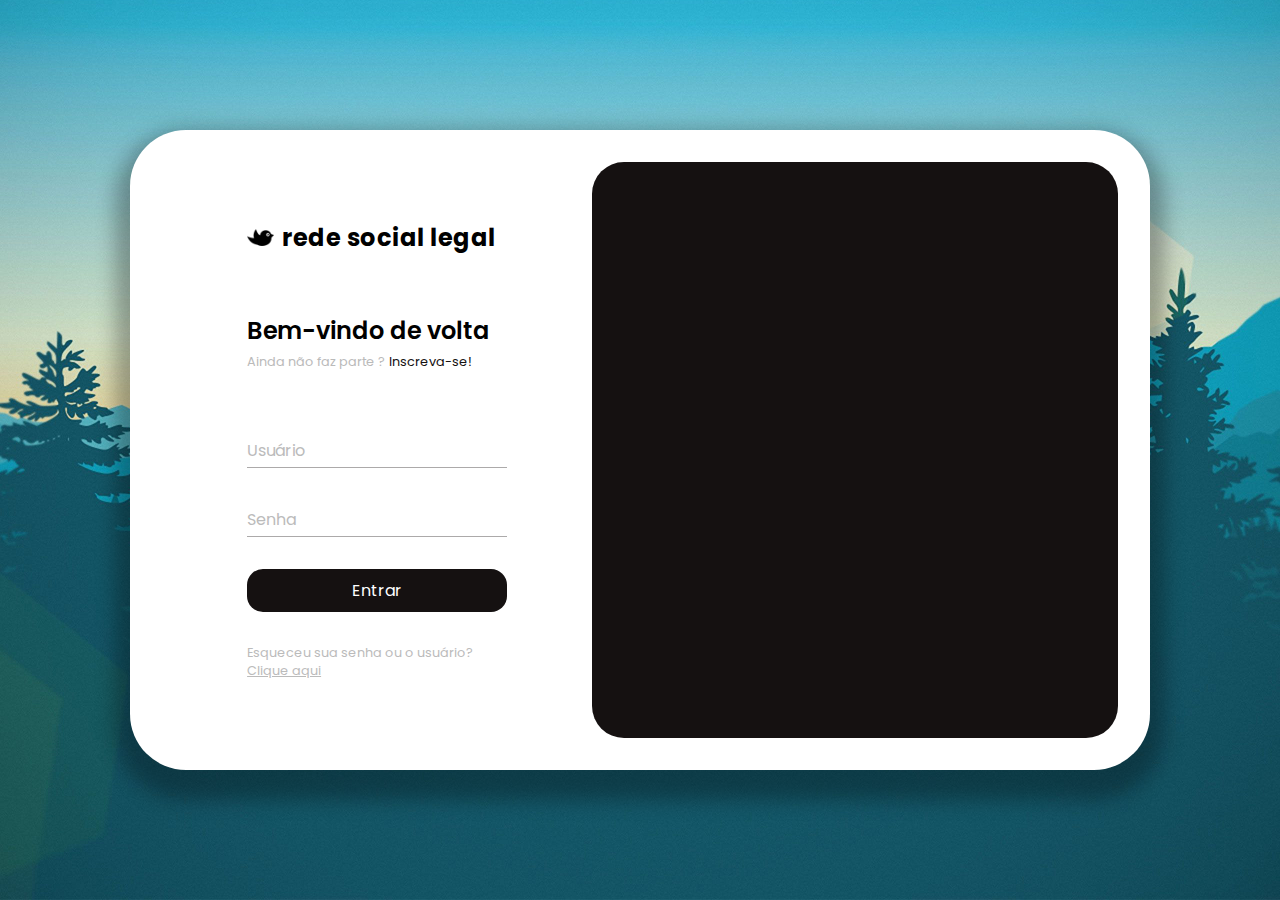
<file: index.html>
<!DOCTYPE html>
<html lang="pt-br">
<head>
    <meta charset="UTF-8">
    <meta http-equiv="X-UA-Compatible" content="IE=edge">
    <meta name="viewport" content="width=device-width, initial-scale=1.0">
    <title>Inicio rede social</title>
    <link href="assets/css/style.css" rel="stylesheet">
</head>
<body>
    <main class="">
        <div class="box">
            <div class="inner-box">
                <div class="forms-wrap"> 
                    <!-- Login-->
                    <form action="index.html" autocomplete="off" class="sign-in-form">
                        <div class="logo">
                            <img src="./assets/images/logo.png" alt="rede social legal">
                            <h4>rede social legal</h4>
                        </div>

                        <div class="heading">
                            <h2> Bem-vindo de volta</h2>
                            <h6> Ainda não faz parte ?</h6>
                            <a href="#" class="toggle"> Inscreva-se! </a>
                        </div>

                        <div class="actual-form">
                            <div class="input-wrap">
                                <input type="text" minlength="4" class="input-field" autocomplete="off" required>                                    
                                <label for="name"> Usuário </label>
                            </div>

                            <div class="input-wrap">
                                <input type="password" minlength="4" class="input-field" autocomplete="off" required>
                                <label> Senha </label>  
                            </div>
                                
                            <input type="submit" value="Entrar" class="sign-btn">

                            <p class="text">
                                Esqueceu sua senha ou o usuário?
                                <a href="#"> Clique aqui </a>
                            </p>
                        </div>   
                    </form>
                    <!-- Registro -->
                    <form action="index.html" autocomplete="off" class="sign-up-form">
                        <div class="logo">
                            <img src="/assets/images/logo.png" alt="rede social legal">
                            <h4>rede social legal</h4>
                        </div>

                        <div class="heading">
                            <h2> Cadastre-se</h2>
                            <h6> Já possui uma conta ?</h6>
                            <a href="#" class="toggle">Entrar</a>
                        </div>

                        <div class="actual-form">
                            <div class="input-wrap">
                                <input type="text" minlength="4" class="input-field" autocomplete="off" required>                                    
                                <label for="name"> Usuário </label>
                            </div>

                            <div class="input-wrap">
                                <input type="email" class="input-field" autocomplete="off" required>   
                                <label> Email </label>
                            </div>

                            <div class="input-wrap">
                                <input type="password" minlength="4" class="input-field" autocomplete="off" required>
                                <label> Senha </label>  
                            </div>
                                
                            <input type="submit" value="Cadastre-se" class="sign-btn">

                            <p class="text">
                                Ao clicar em Cadastre-se, você concorda com nossos <a href=#>Termos</a>,
                                <a href=#>Política de Privacidade</a> e <a href=#>Política de Cookies.</a>
                            </p>
                        </div>   
                    </form>

                </div>

                <div class="carousel"></div>
            </div>
        </div>
    </main>
    <script src="assets/js/script.js"></script>
</body>
</html>
</file>
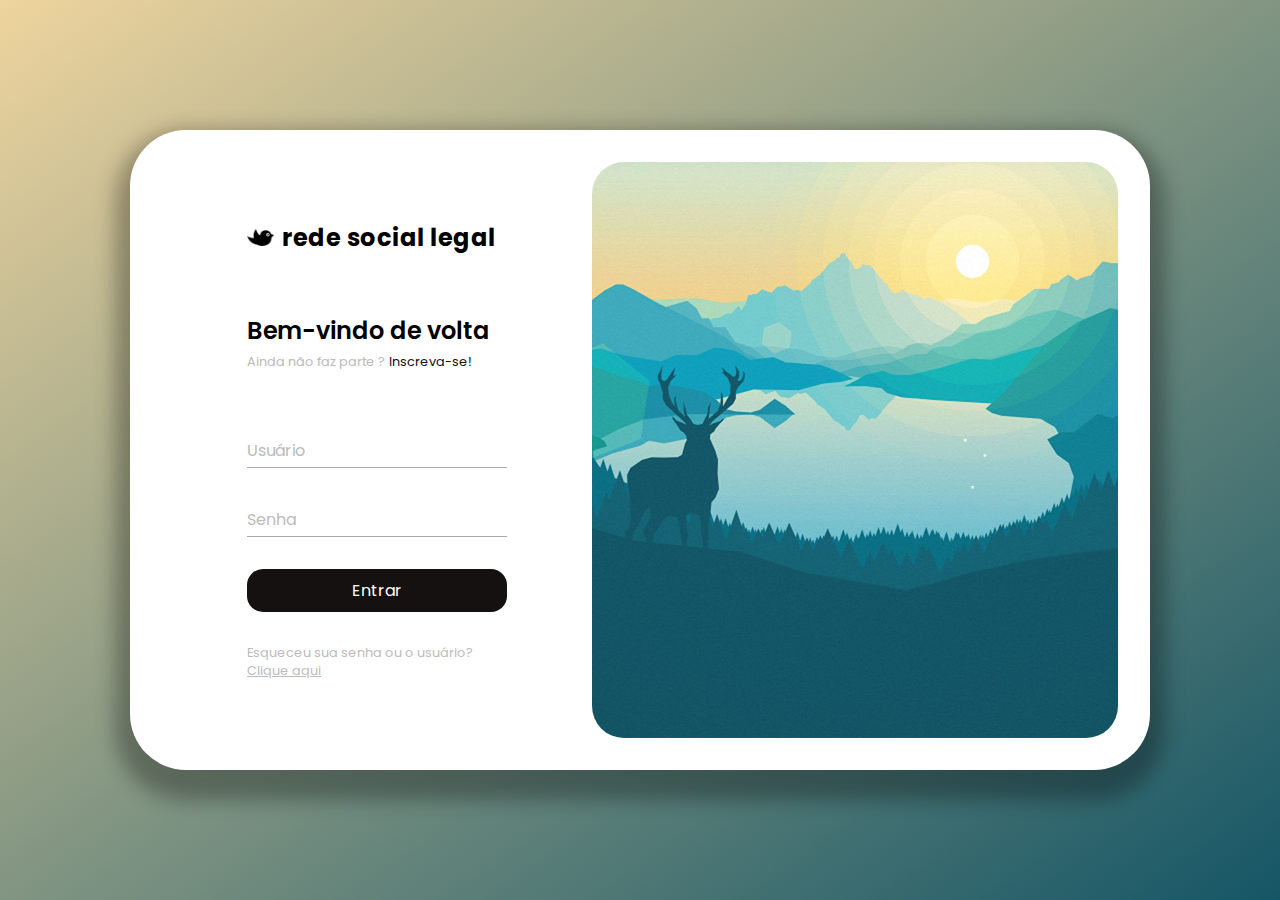
<file: login.html>
<!DOCTYPE html>
<html lang="pt-br">
<head>
    <meta charset="UTF-8">
    <meta http-equiv="X-UA-Compatible" content="IE=edge">
    <meta name="viewport" content="width=device-width, initial-scale=1.0">
    <title>Inicio rede social</title>
    <link href="assets/css/login.css" rel="stylesheet">
</head>
<body>
    <main class="">
        <div class="box">
            <div class="inner-box">
                <div class="forms-wrap"> 
                    <!-- Login-->
                    <form action="login.html" autocomplete="off" class="sign-in-form">
                        <div class="logo">
                            <img src="./assets/images/logo.png" alt="rede social legal">
                            <h4>rede social legal</h4>
                        </div>

                        <div class="heading">
                            <h2> Bem-vindo de volta</h2>
                            <h6> Ainda não faz parte ?</h6>
                            <a href="#" class="toggle"> Inscreva-se! </a>
                        </div>

                        <div class="actual-form">
                            <div class="input-wrap">
                                <input type="text" minlength="4" class="input-field" autocomplete="off" required>                                    
                                <label for="name"> Usuário </label>
                            </div>

                            <div class="input-wrap">
                                <input type="password" minlength="4" class="input-field" autocomplete="off" required>
                                <label> Senha </label>  
                            </div>
                                
                            <input type="submit" value="Entrar" class="sign-btn">

                            <p class="text">
                                Esqueceu sua senha ou o usuário?
                                <a href="#"> Clique aqui </a>
                            </p>
                        </div>   
                    </form>
                    <!-- Registro -->
                    <form action="login.html" autocomplete="off" class="sign-up-form">
                        <div class="logo">
                            <img src="/assets/images/logo.png" alt="rede social legal">
                            <h4>rede social legal</h4>
                        </div>

                        <div class="heading">
                            <h2> Cadastre-se</h2>
                            <h6> Já possui uma conta ?</h6>
                            <a href="#" class="toggle">Entrar</a>
                        </div>

                        <div class="actual-form">
                            <div class="input-wrap">
                                <input type="text" minlength="4" class="input-field" autocomplete="off" required>                                    
                                <label for="name"> Usuário </label>
                            </div>

                            <div class="input-wrap">
                                <input type="email" class="input-field" autocomplete="off" required>   
                                <label> Email </label>
                            </div>

                            <div class="input-wrap">
                                <input type="password" minlength="4" class="input-field" autocomplete="off" required>
                                <label> Senha </label>  
                            </div>
                                
                            <input type="submit" value="Cadastre-se" class="sign-btn">

                            <p class="text">
                                Ao clicar em Cadastre-se, você concorda com nossos <a href=#>Termos</a>,
                                <a href=#>Política de Privacidade</a> e <a href=#>Política de Cookies.</a>
                            </p>
                        </div>   
                    </form>

                </div>

                <div class="carousel"></div>
            </div>
        </div>
    </main>
    <script src="assets/js/login.js"></script>
</body>
</html>
</file>
<file: assets/css/style.css>
@import url('https://fonts.googleapis.com/css2?family=Poppins:wght@300;400;500;600;700;800&display=swap');

* {
    padding: 0;
    margin: 0;
    box-sizing: border-box;
}

body,
input{
    font-family: "Poppins", sans-serif;
}

main {
    width: 100%;
    min-height: 100vh;
    overflow: hidden;
    background-image: url(/media/fundo_inicial.png);
    background-position: bottom;
    padding: 2rem;
    display: flex;
    align-items: center;
    justify-content: center;
}

.box {
    position: relative;
    max-width: 1020px;
    width: 100%;
    height: 640px;
    background-color: #fff;
    border-radius: 3.5rem;
    box-shadow: 0 15px 20px 15px rgba(0,0,0,0.30);
}

.inner-box {
    position: absolute;
    width: calc(100% - 4rem);
    height: calc(100% - 4rem);
    top: 50%;
    left: 50%;
    transform: translate(-50%, -50%);
}

.forms-wrap {
    position: absolute;
    height: 100%;
    width: 45%;
    top: 0;
    left: 0;
    display: grid;
    grid-template-columns: 1fr;
    grid-template-rows: 1fr;
    transition: 0.8s ease-in-out;
}

.carousel {
    position: absolute;
    height: 100%;
    width: 55%;
    left: 45%;
    top: 0;
    background-color: #151111;
    border-radius: 2rem;
    overflow: hidden;
    transition: 0.8s ease-in-out;
}

form {
    max-width: 260px;
    width: 100%;
    margin: 0 auto;
    height: 100%;
    display: flex;
    flex-direction: column;
    justify-content: space-evenly;
    grid-column: 1 / 2;
    grid-row: 1 / 2;
    transition: opacity 0.02s 0.4s;
}

form.sign-up-form{
    opacity: 0;
    pointer-events: none;
}


.logo {
    display: flex;
    align-items: center;
}

.logo img {
    width: 27px;
    margin-right: 0.5rem;
}

.logo h4 {
    font-size: 1.5rem;
    letter-spacing: 0.5px;
}

.heading h2{
    font-size: 1.5rem;
    font-weight: 600;
}

.heading h6 {
    color: #bababa;
    font-weight: 400;
    font-size: 0.80rem;
    display: inline;
}

.toggle {
    color: #151111;
    text-decoration: none;
    font-size: 0.8rem;
    transition: 0.8s;
}

.toggle:hover {
    color: #00ffd5;
}

.input-wrap {
    position: relative;
    height: 37px;
    margin-bottom: 2rem;
}

.input-field {
    position: absolute;
    width: 100%;
    height: 100%;
    background: none;
    border: none;
    outline: none;
    border-bottom: 1px solid #acaaaa;
    padding: 0;
    font-size: 1rem;
    color: #151111;
    transition: 0.5s;
}

label {
    position: absolute;
    left: 0;
    top: 50%;
    transform: translateY(-50%);
    font-size: 1rem;
    color: #bbb;
    pointer-events: none;
    transition: 0.5s;
}

.input-field.active {
    border-bottom-color: #151111;
}

.input-field.active + label {
    font-size: 0.75rem;
    top: -2px;
}

.sign-btn {
    display: inline-block;
    width: 100%;
    height: 43px;
    background-color: #151111;
    color: #fff;
    border: none;
    cursor: pointer;
    border-radius: 1rem;
    font-size: 1rem;
    margin-bottom: 2rem;
    transition: 0.3s;
}

.sign-btn:hover {
    background-color: #00ffd5;
}

.text {
    color: #bbb;
    font-size: 0.8rem;
}

.text a {
    color: #bbb;
    transition: 0.5s;
}

main.sign-up-mode form.sign-in-form {
    opacity: 0;
    pointer-events: none;
  }
  
main.sign-up-mode form.sign-up-form {
    opacity: 1;
    pointer-events: all;
  }
  
main.sign-up-mode .forms-wrap {
    left: 55%;
  }
  
main.sign-up-mode .carousel {
    left: 0%;
  }
</file>
<file: assets/css/login.css>
@import url('https://fonts.googleapis.com/css2?family=Poppins:wght@300;400;500;600;700;800&display=swap');

* {
    padding: 0;
    margin: 0;
    box-sizing: border-box;
}

body,
input{
    font-family: "Poppins", sans-serif;
}

main {
    width: 100%;
    min-height: 100vh;
    overflow: hidden;
    padding: 2rem;
    background: linear-gradient(to top left, #155666, #EED49E);
    display: flex;
    align-items: center;
    justify-content: center;
}

.box {
    position: relative;
    max-width: 1020px;
    width: 100%;
    height: 640px;
    background-color: #fff;
    border-radius: 3.5rem;
    box-shadow: 0 15px 20px 15px rgba(0,0,0,0.30);
}

.inner-box {
    position: absolute;
    width: calc(100% - 4rem);
    height: calc(100% - 4rem);
    top: 50%;
    left: 50%;
    transform: translate(-50%, -50%);
}

.forms-wrap {
    position: absolute;
    height: 100%;
    width: 45%;
    top: 0;
    left: 0;
    display: grid;
    grid-template-columns: 1fr;
    grid-template-rows: 1fr;
    transition: 0.8s ease-in-out;
}

.carousel {
    position: absolute;
    height: 100%;
    width: 55%;
    left: 45%;
    top: 0;
    background-image: url(../../media/fundo_inicial.png);
    background-position: bottom;
    border-radius: 2rem;
    overflow: hidden;
    transition: 0.8s ease-in-out;
}

form {
    max-width: 260px;
    width: 100%;
    margin: 0 auto;
    height: 100%;
    display: flex;
    flex-direction: column;
    justify-content: space-evenly;
    grid-column: 1 / 2;
    grid-row: 1 / 2;
    transition: opacity 0.02s 0.4s;
}

form.sign-up-form{
    opacity: 0;
    pointer-events: none;
}


.logo {
    display: flex;
    align-items: center;
}

.logo img {
    width: 27px;
    margin-right: 0.5rem;
}

.logo h4 {
    font-size: 1.5rem;
    letter-spacing: 0.5px;
}

.heading h2{
    font-size: 1.5rem;
    font-weight: 600;
}

.heading h6 {
    color: #bababa;
    font-weight: 400;
    font-size: 0.80rem;
    display: inline;
}

.toggle {
    color: #151111;
    text-decoration: none;
    font-size: 0.8rem;
    transition: 0.8s;
}

.toggle:hover {
    color: #00ffd5;
}

.input-wrap {
    position: relative;
    height: 37px;
    margin-bottom: 2rem;
}

.input-field {
    position: absolute;
    width: 100%;
    height: 100%;
    background: none;
    border: none;
    outline: none;
    border-bottom: 1px solid #acaaaa;
    padding: 0;
    font-size: 1rem;
    color: #151111;
    transition: 0.5s;
}

label {
    position: absolute;
    left: 0;
    top: 50%;
    transform: translateY(-50%);
    font-size: 1rem;
    color: #bbb;
    pointer-events: none;
    transition: 0.5s;
}

.input-field.active {
    border-bottom-color: #151111;
}

.input-field.active + label {
    font-size: 0.75rem;
    top: -2px;
}

.sign-btn {
    display: inline-block;
    width: 100%;
    height: 43px;
    background-color: #151111;
    color: #fff;
    border: none;
    cursor: pointer;
    border-radius: 1rem;
    font-size: 1rem;
    margin-bottom: 2rem;
    transition: 0.3s;
}

.sign-btn:hover {
    background-color: #00ffd5;
}

.text {
    color: #bbb;
    font-size: 0.8rem;
}

.text a {
    color: #bbb;
    transition: 0.5s;
}

main.sign-up-mode form.sign-in-form {
    opacity: 0;
    pointer-events: none;
  }
  
main.sign-up-mode form.sign-up-form {
    opacity: 1;
    pointer-events: all;
  }
  
main.sign-up-mode .forms-wrap {
    left: 55%;
  }
  
main.sign-up-mode .carousel {
    left: 0%;
  }

  /* ============ MOBILE ============ */

  @media (max-width: 850px) {

    .box {
        height: auto;
        max-width: 550px;
        overflow: hidden;
      }
    
      .inner-box {
        position: static;
        transform: none;
        width: revert;
        height: revert;
        padding: 2rem;
      }
    
      .forms-wrap {
        position: revert;
        width: 100%;
        height: auto;
      }
    
      form {
        max-width: revert;
        padding: 1.5rem 2.5rem 2rem;
        transition: transform 0.8s ease-in-out, opacity 0.45s linear;
      }
    
      .heading {
        margin: 2rem 0;
      }
    
      form.sign-up-form {
        transform: translateX(100%);
      }
    
      main.sign-up-mode form.sign-in-form {
        transform: translateX(-100%);
      }
    
      main.sign-up-mode form.sign-up-form {
        transform: translateX(0%);
      }
    
      .carousel {
        position: revert;
        height: auto;
        width: 100%;
      }
  }

  @media (max-width: 530px) {
    main {
        padding: 1rem;
    }
    .box {
        border-radius: 2rem;
    }

    .inner-box {
        padding: 1rem;
    }

    form {
        padding: 1rem 2rem 1.5rem ;
    }
  }
</file>
